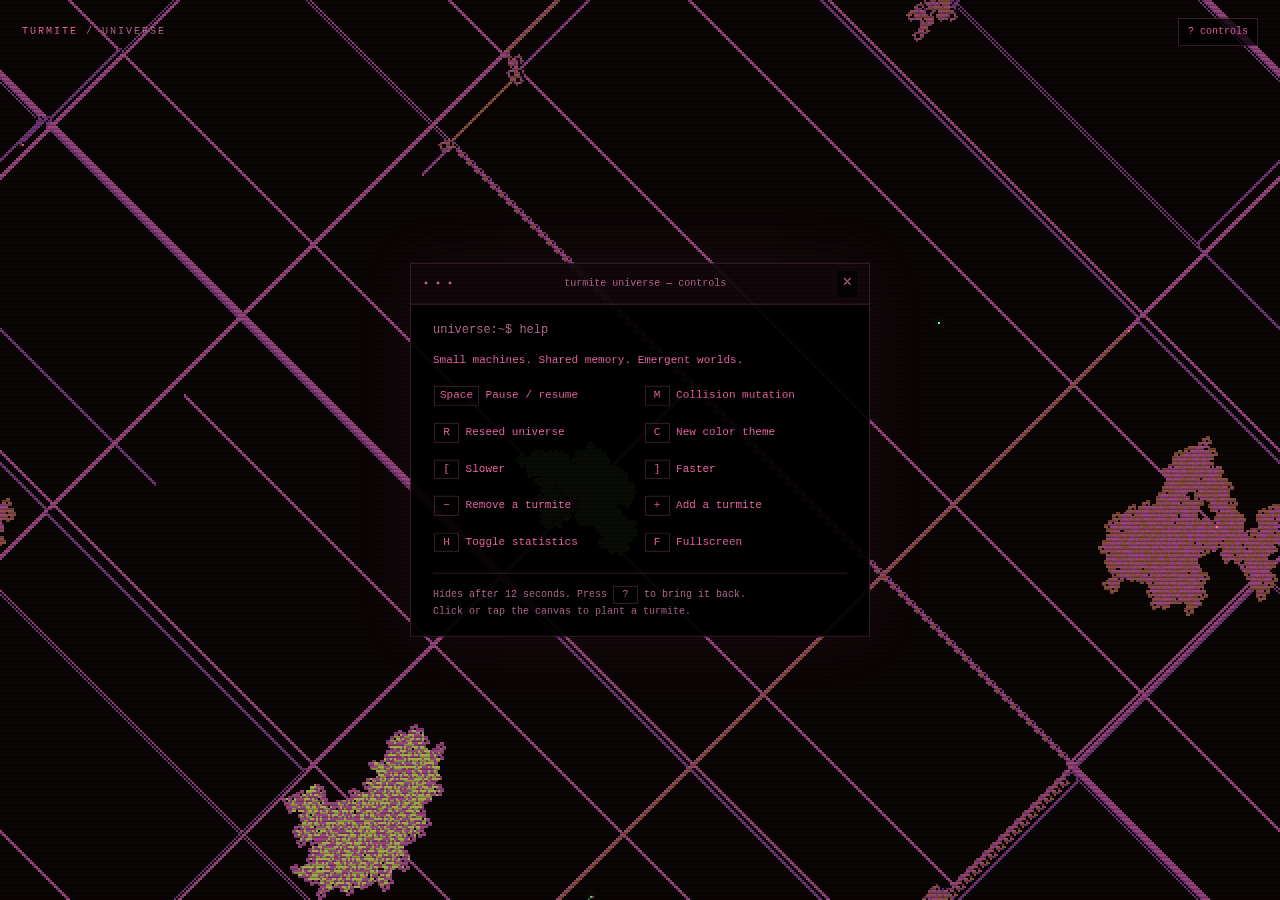
<file: turmite-html/index.html>
<!doctype html>
<html lang="en">
<head>
  <meta charset="utf-8">
  <meta name="viewport" content="width=device-width, initial-scale=1">
  <meta name="theme-color" content="#000000">
  <title>Turmite Universe</title>
  <link rel="stylesheet" href="style.css">
  <script defer src="rules.js"></script>
  <script defer src="universe.js"></script>
  <script defer src="app.js"></script>
</head>
<body>
  <canvas id="universe" aria-label="Animated turmites drawing on a shared, wrapping six-color universe"></canvas>
  <header><span>TURMITE<span class="dim"> / UNIVERSE</span></span><button id="help-toggle" aria-controls="help" aria-expanded="true">? controls</button></header>
  <section id="help" aria-label="Universe controls">
    <div class="bar"><span>▪ ▪ ▪</span><span>turmite universe — controls</span><button id="close-help" aria-label="Hide controls">×</button></div>
    <div class="body">
      <p class="prompt">universe:~$ help</p>
      <p class="intro">Small machines. Shared memory. Emergent worlds.</p>
      <div class="controls">
        <button data-action="pause"><kbd>Space</kbd> Pause / resume</button>
        <button data-action="mutate"><kbd>M</kbd> Collision mutation</button>
        <button data-action="reset"><kbd>R</kbd> Reseed universe</button>
        <button data-action="theme"><kbd>C</kbd> New color theme</button>
        <button data-action="slower"><kbd>[</kbd> Slower</button>
        <button data-action="faster"><kbd>]</kbd> Faster</button>
        <button data-action="remove"><kbd>−</kbd> Remove a turmite</button>
        <button data-action="add"><kbd>+</kbd> Add a turmite</button>
        <button data-action="hud"><kbd>H</kbd> Toggle statistics</button>
        <button data-action="fullscreen"><kbd>F</kbd> Fullscreen</button>
      </div>
      <p class="foot">Hides after 12 seconds. Press <kbd>?</kbd> to bring it back.<br>Click or tap the canvas to plant a turmite.</p>
    </div>
  </section>
  <output id="stats" hidden></output>
  <output id="notice" role="status" aria-live="polite"></output>
  <noscript>This universe needs JavaScript enabled.</noscript>
</body>
</html>
</file>
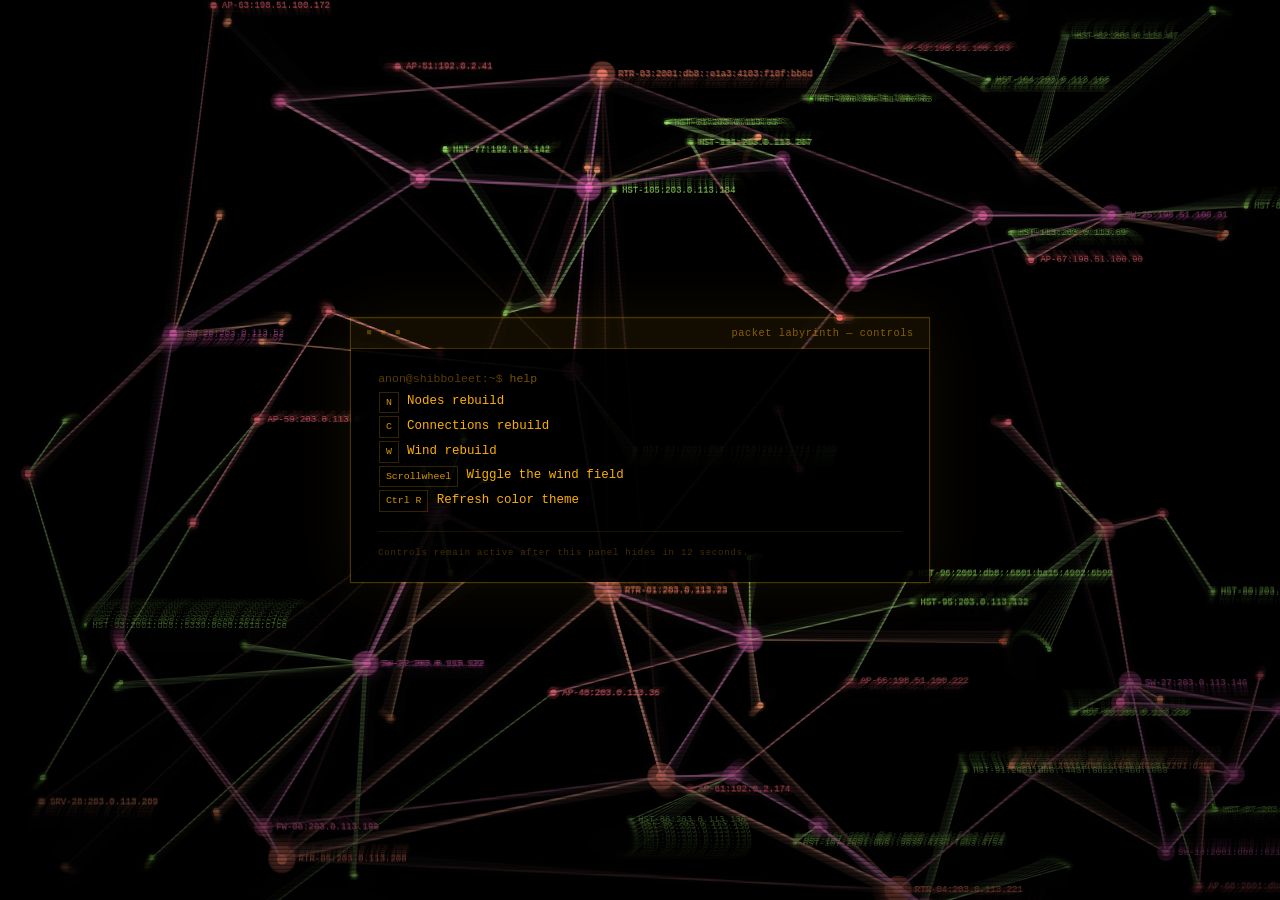
<file: packetLabyrinth.html>
<!DOCTYPE html>
<html lang="en">

<head>
    <meta charset="utf-8">
    <meta name="viewport" content="width=device-width,initial-scale=1">
    <title>Packet Labyrinth | shibboleet.ca</title>
    <link rel="icon"
        href="data:image/svg+xml,<svg xmlns='http://www.w3.org/2000/svg' viewBox='0 0 16 16'><rect fill='%23000' width='16' height='16'/><text x='1' y='13' fill='%23FFB000' font-size='13' font-family='monospace'>$_</text></svg>">
    <style>
        :root {
            --r: 255;
            --g: 176;
            --b: 0;
            --a: var(--r), var(--g), var(--b);
            --c: rgb(var(--a));
            --c8: rgba(var(--a), .8);
            --c5: rgba(var(--a), .5);
            --c3: rgba(var(--a), .3);
            --c2: rgba(var(--a), .2);
            --c1: rgba(var(--a), .1)
        }

        * {
            margin: 0;
            padding: 0;
            box-sizing: border-box
        }

        body {
            background: #000;
            color: var(--c);
            font: 12px/1.6 'Courier New', Courier, monospace;
            overflow: hidden;
            height: 100vh;
            width: 100vw
        }

        canvas {
            position: fixed;
            inset: 0;
            z-index: 1
        }

        /* CRT vignette */
        body::before {
            content: '';
            position: fixed;
            inset: 0;
            background: radial-gradient(ellipse at 50% 38%, transparent 30%, rgba(0, 0, 0, .72) 100%);
            z-index: 2;
            pointer-events: none
        }

        /* Scanlines */
        body::after {
            content: '';
            position: fixed;
            inset: 0;
            background: repeating-linear-gradient(0deg, transparent, transparent 2px, rgba(0, 0, 0, .45) 2px, rgba(0, 0, 0, .045) 4px);
            z-index: 3;
            pointer-events: none
        }

        /* Layout */
        #ui {
            position: fixed;
            inset: 0;
            display: flex;
            align-items: center;
            justify-content: center;
            z-index: 10;
            padding: 1rem
        }

        /* Terminal window */
        .win {
            width: min(580px, 96vw);
            border: 1px solid var(--c3);
            box-shadow: 0 0 60px rgba(var(--a), .08), 0 0 0 1px rgba(var(--a), .04), inset 0 1px 0 rgba(var(--a), .06)
        }

        .bar {
            display: flex;
            justify-content: space-between;
            align-items: center;
            padding: .42rem .95rem;
            border-bottom: 1px solid var(--c2);
            background: rgba(var(--a), .07);
            font-size: .64rem;
            color: var(--c5);
            letter-spacing: .06em;
            user-select: none
        }

        .dots {
            letter-spacing: .22em;
            font-size: .55rem;
            color: var(--c3)
        }

        .bd {
            padding: 1.4rem 1.7rem 1.2rem;
            background: rgba(0, 0, 0, .9)
        }

        /* Content */
        h1 {
            font-size: clamp(1.5rem, 5.5vw, 2.55rem);
            letter-spacing: .38em;
            text-shadow: 0 0 14px var(--c), 0 0 28px rgba(255, 110, 0, .5), 0 0 55px rgba(255, 80, 0, .18);
            margin-bottom: .22rem;
            font-weight: normal;
            line-height: 1
        }

        .sub {
            font-size: .6rem;
            letter-spacing: .42em;
            color: var(--c5);
            margin-bottom: 1.25rem
        }

        .pr {
            font-size: .72rem;
            color: rgba(var(--a), .48);
            margin-bottom: .18rem;
            line-height: 1.4
        }

        .pr::before {
            content: 'anon@shibboleet:~$ ';
            color: rgba(var(--a), .35)
        }

        .out {
            margin: .12rem 0 .85rem;
            font-size: .78rem;
            line-height: 1.8
        }

        .tag {
            border: 1px solid var(--c2);
            padding: .05rem .36rem;
            margin: .1rem .06rem;
            font-size: .62rem;
            display: inline-block;
            color: rgba(var(--a), .84);
            transition: border-color .2s, color .2s
        }

        .tag:hover {
            border-color: var(--c5);
            color: var(--c)
        }

        .dim {
            color: var(--c5)
        }

        /* Split-flap/LFSR decode in progress -- dimmer/desaturated than
           resolved text; #mailReveal drops this class the instant it locks in. */
        #mailReveal.decoding {
            color: var(--c3)
        }

        a {
            color: rgba(var(--a), .9);
            text-decoration: none
        }

        a:hover {
            text-shadow: 0 0 8px var(--c);
            color: var(--c)
        }

        .foot {
            margin-top: 1.1rem;
            padding-top: .8rem;
            border-top: 1px solid rgba(var(--a), .1);
            font-size: .56rem;
            color: rgba(var(--a), .26);
            letter-spacing: .09em;
            line-height: 2
        }

        /* Blinking cursor */
        @keyframes blink {
            50% {
                opacity: 0
            }
        }

        .cur {
            display: inline-block;
            animation: blink 1.08s step-end infinite
        }

        /* Responsive tightening */
        @media(max-width:480px) {
            .bd {
                padding: 1rem 1.1rem .9rem
            }

            .bar {
                padding: .35rem .7rem
            }
        }
    </style>
</head>

<body>
    <canvas id="c"></canvas>
    <div id="ui">
        <div class="win">
            <div class="bar">
                <span class="dots">■ ■ ■</span>
                <span>packet labyrinth &mdash; controls</span>
            </div>
            <div class="bd">
                <div class="pr">help</div>
                <div class="out">
                    <span class="tag">N</span> Nodes rebuild<br>
                    <span class="tag">C</span> Connections rebuild<br>
                    <span class="tag">W</span> Wind rebuild<br>
                    <span class="tag">Scrollwheel</span> Wiggle the wind field<br>
                    <span class="tag">Ctrl R</span> Refresh color theme<br>
                </div>
                <div class="foot">Controls remain active after this panel hides in 12 seconds.</div>
            </div>
        </div>
    </div>
</body>
<script>
    // ── Uptime ────────────────────────────────────────────────
    // ── Canvas ────────────────────────────────────────────────
    const cv = document.getElementById('c'), cx = cv.getContext('2d');
    let W, H;
    const rsz = () => { W = cv.width = innerWidth; H = cv.height = innerHeight };
    rsz(); addEventListener('resize', rsz);

    // ── Util ──────────────────────────────────────────────────
    const R = n => Math.random() * n | 0;
    const h4 = () => R(65536).toString(16).padStart(4, '0');
    const h2 = n => n.toString(16).padStart(2, '0');
    const ip4 = () => { // IP address builder from TEST-NET ranges in RFC5737
        const t = R(3);
        return t < 1 ? `203.0.113.${R(253) + 1}` :
            t < 2 ? `198.51.100.${R(253) + 1}` :
                `192.0.2.${R(253) + 1}`
    };
    const ip6 = () => `2001:db8::${h4()}:${h4()}:${h4()}:${h4()}`;
    const mac = () => [0, 0, 0, 0, 0, 0].map(() => h2(R(256))).join(':');
    const radiusPort = () => R(64511) + 1024;
    const timeStamp = () => { const d = new Date(), p = n => String(n).padStart(2, '0'); return `${p(d.getHours())}:${p(d.getMinutes())}:${p(d.getSeconds())}.${String(R(1e6)).padStart(6, '0')}` };

    // ── Node types & hierarchy ──────────────────────────────────
    const NODE_TYPES = ['RTR', 'FW', 'SW', 'SRV', 'AP', 'HST']; // also the connection build order
    // How many of each node type to spawn, random between the range.
    const COUNT_RANGE = { RTR: [5, 11], FW: [7, 11], SW: [11, 17], SRV: [11, 23], AP: [19, 31], HST: [19, 43] };
    // How many uplinks each node type tries to draw (downlinks are implicit, since the child node owns the edge).
    const LINKS_NEEDED = { RTR: 4, FW: 2, SW: 2, SRV: 1, AP: 1, HST: 1 };
    // Connector rules by node type - the pool of eligible upstream nodes that a given node can connect to. 
    const CAND_TYPES = { RTR: ['RTR'], FW: ['RTR', 'FW'], SW: ['FW', 'RTR', 'SW'], SRV: ['SW'], AP: ['SW', 'AP'], HST: ['AP', 'SW'] };
    // Tether multiplier x wind-grid cell width = how far a node's leash lets it stray from its spawn anchor. 
    const TETHER_MULT = { RTR: .3, FW: .3, SW: .3, SRV: .7, AP: .2, HST: 0.6 };
    const NS = { RTR: 5, FW: 4.4, SW: 3.8, SRV: 3, AP: 3, HST: 2.4 }; // dot radius per type
    const randRange = ([lo, hi]) => lo + R(hi - lo + 1);
    // Color theme: base hue for the whole network, 
    // then each type gets a small random offset from that base. .
    const COLOR_THEME = R(360);
    const TYPE_HUE = { 
        RTR: COLOR_THEME-45+R(95), 
         FW: COLOR_THEME-45+R(95), 
         SW: COLOR_THEME-45+R(95), 
        SRV: COLOR_THEME-45+R(95), 
         AP: COLOR_THEME-45+R(95), 
        HST: COLOR_THEME+45+R(95)
     };
    const NODE_SAT = 95, NODE_LIGHT = 70;
    const LINE_SAT = 38, LINE_LIGHT = 60;
    // Only the alpha varies frame-to-frame (pulse/distance-based) -- the
    // hue/sat/light portion is fixed per type, so build that part once instead
    // of re-running a template literal for every node and every edge, every
    // frame. nodeColor/lineColor then just concatenate the alpha onto a
    // pre-built string.
    const NODE_COLOR_PREFIX = {}, LINE_COLOR_PREFIX = {};
    for (const t of NODE_TYPES) {
        NODE_COLOR_PREFIX[t] = `hsla(${TYPE_HUE[t]},${NODE_SAT}%,${NODE_LIGHT}%,`;
        LINE_COLOR_PREFIX[t] = `hsla(${TYPE_HUE[t]},${LINE_SAT}%,${LINE_LIGHT}%,`;
    }
    const nodeColor = (t, a) => NODE_COLOR_PREFIX[t] + a + ')';
    const lineColor = (t, a) => LINE_COLOR_PREFIX[t] + a + ')';

    // ── Wind field: coarse Perlin-noise vectors, sampled at a moment `windT` ──
    // Own permutation-table Perlin implementation (Ken Perlin's "improved
    // noise" reference algorithm) -- no external noise library, keeps the page
    // a single dependency-free file.
    function buildPermutation() {
        const p = new Uint8Array(256);
        for (let i = 0; i < 256; i++)p[i] = i;
        for (let i = 255; i > 0; i--) { const j = R(i + 1), tmp = p[i]; p[i] = p[j]; p[j] = tmp; }
        const perm = new Uint8Array(512);
        for (let i = 0; i < 512; i++)perm[i] = p[i & 255];
        return perm;
    }
    let perm = buildPermutation();
    const fade = t => t * t * t * (t * (t * 6 - 15) + 10);
    const lerp = (t, a, b) => a + t * (b - a);
    const grad = (hash, x, y, z) => {
        const h = hash & 15, u = h < 8 ? x : y, v = h < 4 ? y : (h === 12 || h === 14 ? x : z);
        return ((h & 1) === 0 ? u : -u) + ((h & 2) === 0 ? v : -v);
    };
    function noise3(x, y, z) {
        const X = Math.floor(x) & 255, Y = Math.floor(y) & 255, Z = Math.floor(z) & 255;
        x -= Math.floor(x); y -= Math.floor(y); z -= Math.floor(z);
        const u = fade(x), v = fade(y), w = fade(z);
        const A = perm[X] + Y, AA = perm[A] + Z, AB = perm[A + 1] + Z, B = perm[X + 1] + Y, BA = perm[B] + Z, BB = perm[B + 1] + Z;
        return lerp(w,
            lerp(v, lerp(u, grad(perm[AA], x, y, z), grad(perm[BA], x - 1, y, z)),
                lerp(u, grad(perm[AB], x, y - 1, z), grad(perm[BB], x - 1, y - 1, z))),
            lerp(v, lerp(u, grad(perm[AA + 1], x, y, z - 1), grad(perm[BA + 1], x - 1, y, z - 1)),
                lerp(u, grad(perm[AB + 1], x, y - 1, z - 1), grad(perm[BB + 1], x - 1, y - 1, z - 1))));
    }

    const GRID_COLS = 50; // "hundreds, not thousands" of cells -- coarse on purpose
    let GRID_ROWS, windGrid = null, windT = Math.random() * 1000;
    const WIND_T_STEP = .15, WIND_NOISE_SCALE = .35, WIND_DIR_Y_OFFSET = 500, WIND_MAG_OFFSET = 1000, MAX_WIND_MAG = 1;
    function buildWindGrid() {
        GRID_ROWS = Math.max(2, Math.round(GRID_COLS * (H / W)));
        // Grid dimensions never change after the first call (nothing rebuilds
        // them on resize), so this allocation branch only ever really runs
        // once. Every subsequent W-press/scroll-tick reuses the same row
        // arrays and cell objects and just overwrites vx/vy on them below --
        // no repeated alloc/GC churn for what is otherwise the single most
        // frequent trigger in the app (mousewheel).
        if (!windGrid || windGrid.length !== GRID_ROWS + 1 || windGrid[0].length !== GRID_COLS + 1) {
            windGrid = [];
            for (let j = 0; j <= GRID_ROWS; j++) {
                const row = [];
                for (let i = 0; i <= GRID_COLS; i++)row.push({ vx: 0, vy: 0 });
                windGrid.push(row);
            }
        }
        for (let j = 0; j <= GRID_ROWS; j++) {
            for (let i = 0; i <= GRID_COLS; i++) {
                const nx = i * WIND_NOISE_SCALE, ny = j * WIND_NOISE_SCALE;
                // Direction: two independent noise samples used as raw x/y
                // components, then normalized -- NOT a single noise value mapped
                // linearly to an angle. Noise hovers near its mean (0) far more
                // than it swings to +-1, so angle=(noise+1)*PI clusters tightly
                // around PI radians (due left in canvas coords) and rarely reaches
                // 0/2PI (right) -- that's what was producing the "always blows
                // left" bias. Two independent components + normalize has no
                // preferred compass direction.
                let dx = noise3(nx, ny, windT);
                let dy = noise3(nx + WIND_DIR_Y_OFFSET, ny + WIND_DIR_Y_OFFSET, windT);
                const dlen = Math.hypot(dx, dy) || 1;
                dx /= dlen; dy /= dlen;
                // Magnitude: independent sample again, own offset, same windT so it
                // steps together with direction.
                const mag = (noise3(nx + WIND_MAG_OFFSET, ny + WIND_MAG_OFFSET, windT) + 1) / 2 * MAX_WIND_MAG;
                const cell = windGrid[j][i];
                cell.vx = dx * mag; cell.vy = dy * mag;
            }
        }
    }
    // sampleWind is called once per node per frame while physics is active
    // (up to ~130x/frame at 60fps). It used to return a fresh {vx,vy} object
    // literal every call -- pure GC churn, since the caller (applyForces)
    // only ever reads it immediately and never holds onto it. Reused here
    // instead; safe because nothing keeps more than one sample alive at once.
    const _windSample = { vx: 0, vy: 0 };
    function sampleWind(x, y) {
        const gx = (x / W) * GRID_COLS, gy = (y / H) * GRID_ROWS;
        const i0 = Math.max(0, Math.min(GRID_COLS - 1, Math.floor(gx)));
        const j0 = Math.max(0, Math.min(GRID_ROWS - 1, Math.floor(gy)));
        const tx = gx - i0, ty = gy - j0, i1 = i0 + 1, j1 = j0 + 1;
        const c00 = windGrid[j0][i0], c10 = windGrid[j0][i1], c01 = windGrid[j1][i0], c11 = windGrid[j1][i1];
        _windSample.vx = lerp(ty, lerp(tx, c00.vx, c10.vx), lerp(tx, c01.vx, c11.vx));
        _windSample.vy = lerp(ty, lerp(tx, c00.vy, c10.vy), lerp(tx, c01.vy, c11.vy));
        return _windSample;
    }

    // ── Nodes ─────────────────────────────────────────────────
    // What fraction of nodes carry a visible id:ip label -- decided once at
    // spawn per node (not re-rolled per frame). LABEL_WEIGHT is a per-type
    // multiplier on LABEL_FRACTION, currently all equal at 1 -- bump a type's
    // weight later to bias which tiers get labeled more/less without
    // touching the base fraction. Clamped to 1 so a weight >1/LABEL_FRACTION
    // just means "always label this type" rather than overflowing.
    const LABEL_FRACTION = .35;
    const LABEL_WEIGHT = { RTR: 2.5, FW: 0.8, SW: 1, SRV: 0.3, AP: 0.8, HST: 1.5 };

    function makeNode(t, idx) {
        const x = Math.random() * W, y = Math.random() * H;
        const id = `${t}-${String(idx + 1).padStart(2, '0')}`;
        const ip = Math.random() < .18 ? ip6() : ip4();
        const hasLabel = Math.random() < Math.min(1, LABEL_FRACTION * LABEL_WEIGHT[t]); // rolled first --
        // the concatenation below only fires for the fraction that actually needs it
        return {
            t, id, x, y, anchorX: x, anchorY: y, vx: 0, vy: 0,
            tetherLength: TETHER_MULT[t] * (W / GRID_COLS),
            upstream: [], downstream: [], degree: 0,
            sz: NS[t], ph: Math.random() * 6.2832,
            ip, ll: ip6(), mac: mac(), // for packet-capture flavor text
            hasLabel,
            label: hasLabel ? `${id}:${ip}` : null
        };
    }
    let nd = [];
    let particleGeneratingNodes = []; // cached node subset -- particle spawn points; rebuilt only when nd changes
    function generateNodes() {
        nd = [];
        let idx = 0;
        for (const t of NODE_TYPES) {
            const count = randRange(COUNT_RANGE[t]);
            for (let k = 0; k < count; k++)nd.push(makeNode(t, idx++));
        }
        particleGeneratingNodes = nd.filter(n => n.t === 'HST' || n.t === 'SRV'); // only these types spawn particles
    }

    // ── connectNearest(): pool = 3 nearest eligible candidates, draw up to
    // `k` picks from that fixed pool without replacement, weighted toward the
    // nearer ones. Never reaches past the 3 nearest even if k picks can't all
    // be filled (see spec §4).
    const dist = (a, b) => Math.hypot(a.x - b.x, a.y - b.y);
    function connectNode(node) {
        const types = CAND_TYPES[node.t];
        const withDist = [];
        for (const o of nd) { if (o !== node && types.includes(o.t)) withDist.push({ o, d: dist(node, o) }); } // O(N) scan to find all eligible candidates
        if (!withDist.length) return;
        withDist.sort((a, b) => a.d - b.d);
        const remaining = withDist.slice(0, 3);
        const need = LINKS_NEEDED[node.t];
        for (let n = 0; n < need && remaining.length; n++) {
            let totalW = 0;
            const weights = remaining.map(r => { const w = 1 / Math.max(r.d, 1); totalW += w; return w; }); // weight = 1/d, clamped to avoid divide-by-zero
            let roll = Math.random() * totalW, pick = 0;
            for (; pick < weights.length - 1; pick++) {
                roll -= weights[pick];
                if (roll <= 0)
                    break;
            } // pick is now the index of the chosen candidate
            const chosen = remaining[pick].o;
            node.upstream.push(chosen); chosen.downstream.push(node);
            remaining.splice(pick, 1);
        }
    }
    function connectAll() {
        for (const n of nd) { n.upstream = []; n.downstream = []; }
        // Single O(N) pass to bucket by type, instead of nd.filter() once per
        // type (6x nd.filter() = 6 full scans of the whole array to do what one
        // scan can).
        const byType = {};
        for (const t of NODE_TYPES) byType[t] = [];
        for (const n of nd) byType[n.t].push(n);
        for (const t of NODE_TYPES) { // RTR -> FW -> SW -> SRV -> AP -> HST, per spec build order
            const group = byType[t];
            for (let i = group.length - 1; i > 0; i--) { const j = R(i + 1);[group[i], group[j]] = [group[j], group[i]]; } // shuffle
            for (const n of group) connectNode(n);
        }
        for (const n of nd) n.degree = n.upstream.length + n.downstream.length;
    }

    // ── Physics: wind + attraction + tether spring-back, while the
    // PHYSICS_DURATION window is active. Tunable constants up top for easy
    // adjustment.
    const K_ATTRACT = 100, MIN_ATTRACT_D = 200; // attraction: K/d^2, clamped near d=0
    const K_TETHER = .16;                   // spring constant past tetherLength
    const K_WIND = 2.2;                     // wind force multiplier
    const DAMPING = .95, MAX_SPEED = 4;
    // Steady-state force->velocity ratio implied by the damping recurrence above
    // (v_ss = f*DAMPING/(1-DAMPING) for a constant force f) -- reused below by
    // the particle steering system so it converges to a chosen cruise speed
    // without introducing a second set of tuning constants.
    const DAMPING_SS = DAMPING / (1 - DAMPING);

    // Node-felt wind decay: the wind force nodes themselves feel dies off to 0
    // within the first WIND_FELT_DECAY_FRAC of PHYSICS_DURATION, so the layout
    // settles under attraction/tether alone for the remainder of the window.
    // Cubic ease-out (1-t)^3: falls off hardest right away rather than
    // lingering, and hits exactly 0 at the cutoff instead of asymptoting.
    const WIND_FELT_DECAY_FRAC = .10;
    let physicsStartTime = 0;
    function windFeltFactor(now) {
        const dur = PHYSICS_DURATION * WIND_FELT_DECAY_FRAC;
        const t = (now - physicsStartTime) / dur;
        if (t >= 1) return 0;
        const k = 1 - Math.max(0, t);
        return k * k * k;
    }

    function applyForces(n, windMult) {
        let fx = 0, fy = 0;
        const w = sampleWind(n.x, n.y);
        fx += w.vx * K_WIND * windMult; 
        fy += w.vy * K_WIND * windMult;
        for (const nb of n.upstream) {
            const dx = nb.x - n.x, 
                  dy = nb.y - n.y, 
                   d = Math.max(Math.hypot(dx, dy), MIN_ATTRACT_D);
            const mag = K_ATTRACT / (d * d);
            fx += mag * (dx / d); 
            fy += mag * (dy / d);
        }
        const ax = n.x - n.anchorX, ay = n.y - n.anchorY, ad = Math.hypot(ax, ay);
        if (ad > n.tetherLength) {
            const excess = ad - n.tetherLength;
            fx -= K_TETHER * excess * (ax / ad); 
            fy -= K_TETHER * excess * (ay / ad);
        }
        n.vx = (n.vx + fx) * DAMPING; n.vy = (n.vy + fy) * DAMPING;
        const sp = Math.hypot(n.vx, n.vy);
        if (sp > MAX_SPEED) { 
            n.vx = n.vx / sp * MAX_SPEED; 
            n.vy = n.vy / sp * MAX_SPEED; 
        }
        n.x += n.vx; 
        n.y += n.vy;
    }

    // ── Particles: HST/SRV-spawned motes that ride the wind hierarchy-ward
    // (upstream, towards RTR), then hierarchy-outward (downstream, back
    // towards the edge), then go feral (unconstrained drift) until they burn
    // out. Deliberately its own function rather than reusing applyForces()
    // wholesale -- particles need direction-aware wind reversal and a
    // calibrated per-edge cruise speed that node physics has no concept of --
    // but every constant it leans on (K_WIND, DAMPING, MAX_SPEED, DAMPING_SS,
    // sampleWind, lerp, dist, R) is pulled straight from the systems above.
    const PARTICLE_CAPACITY = 2000;          // token-bucket capacity == hard cap on live particles
    const PARTICLE_SAT = 90, PARTICLE_LIGHT = 50; // brighter/more saturated than node dots -- "bright HST" theme
    const PARTICLE_RADIUS = 1.6;
    const PARTICLE_EDGE_DIST_SHORT = 40;     // px, guess at a "short hop" connection length
    const PARTICLE_EDGE_DIST_LONG = 500;     // px, mirrors VISUAL_MAX_DIST's far-distance reference
    const EDGE_TIME_MIN = .25, EDGE_TIME_MAX = 6; // seconds to traverse a short vs. long connection
    // Wind vs. steering balance while streaming: pullAccel (below) comes out
    // to roughly maxSpeed*9 by construction (see DAMPING_SS), which dwarfs a
    // typical wind contribution (K_WIND * up to MAX_WIND_MAG=1 -- so ~2.2 at
    // most) on every edge length. Particles were basically going dead
    // straight regardless of wind as a result. These two knobs fix that
    // together rather than just cranking wind up in isolation: boost what
    // particles feel from the wind field, and ease off how hard they lock
    // onto the target, so the two forces are actually comparable instead of
    // one totally swamping the other. Net effect is more pronounced on long
    // hops (lower maxSpeed -> lower pullAccel) than short ones, which reads
    // as "short links are snappy, long-haul links wander" -- a nice
    // side effect rather than something explicitly tuned for.
    const PARTICLE_WIND_MULT = 4;    // multiplies K_WIND for particles only, on top of the node wind force
    const PARTICLE_STEER_EASE = .7;  // multiplies pullAccel -- <1 loosens the lock onto the target
    const ASSUME_FPS = 60;                   // frame-rate assumption, matches the rest of the file's per-frame (not per-second) constants
    const REACH_PAD = 7;                     // px beyond a node's own radius that counts as "arrived"

    let particles = [];
    let particleTokens = 0, spawnRate = R(50), spawnRateTimer = 0;

    // Escalates phase forward (never backward) whenever the current node has
    // no list to travel along -- the "upstream[]/downstream[] empty" edge
    // case from spec, folded into one place so both spawn and mid-route
    // transitions go through it.
    function settleParticlePhase(p) {
        if (p.phase === 'up' && !p.currentNode.upstream.length) p.phase = 'down';
        if (p.phase === 'down' && !p.currentNode.downstream.length) p.phase = 'drift';
    }
    // Calibrates cruise speed for the newly-chosen hop so short connections
    // traverse in ~EDGE_TIME_MIN and long ones in ~EDGE_TIME_MAX, then derives
    // the steering accel that converges to that speed under the *existing*
    // DAMPING recurrence (see DAMPING_SS above) -- done once per hop, not
    // per-frame, since CPU is the scarce resource here, not memory.
    function calibrateEdge(p) {
        const d = Math.max(dist(p, p.target), 1);
        const norm = Math.min(1, Math.max(0, (d - PARTICLE_EDGE_DIST_SHORT) / (PARTICLE_EDGE_DIST_LONG - PARTICLE_EDGE_DIST_SHORT)));
        const travelTime = lerp(norm, EDGE_TIME_MIN, EDGE_TIME_MAX);
        p.maxSpeed = (d / travelTime) / ASSUME_FPS;
        p.pullAccel = p.maxSpeed * DAMPING_SS;
    }
    function pickParticleTarget(p) {
        const list = p.phase === 'up' ? p.currentNode.upstream : p.currentNode.downstream;
        p.target = list[R(list.length)];
        calibrateEdge(p);
    }
    function makeParticle() {
        const home = particleGeneratingNodes[R(particleGeneratingNodes.length)];
        const hue = TYPE_HUE[home.t] + (Math.random() - .5) * 30; // home node hue, splattered and shifted for variety
        const p = {
            x: home.x, y: home.y, vx: 0, vy: 0,
            age: 0, maxLifeTime: (60 + Math.random() * 120) * 1000, // 60-180s, decided at spawn
            phase: 'up', currentNode: home, target: null,
            maxSpeed: MAX_SPEED, pullAccel: 0, brightness: 1,
            colorPrefix: `hsla(${hue},${PARTICLE_SAT}%,${PARTICLE_LIGHT}%,`
        };
        // Phase-step fractions of maxLifeTime, noisy around the guiding
        // thresholds (40% / 80% / 98%) but monotonically ordered.
        p.t1 =                      .40 + (Math.random() - .5) * .06;
        p.t2 = Math.max(p.t1 + .12, .80 + (Math.random() - .5) * .08);
        p.t3 = Math.max(p.t2 + .06, .98 + (Math.random() - .5) * .02);
        settleParticlePhase(p);
        if (p.phase === 'up' || p.phase === 'down') pickParticleTarget(p);
        return p;
    }

    // Token bucket: refills at `spawnRate` particles/sec (re-rolled via
    // R(200) roughly once a second for bursty, organic spawn character
    // rather than a metronomic one), capped at PARTICLE_CAPACITY tokens.
    // Live particle count is separately capped at PARTICLE_CAPACITY too, so
    // a long idle stretch banking tokens can't burst past the pool ceiling.
    function spawnParticles(dt) {
        spawnRateTimer += dt;
        if (spawnRateTimer >= 1) { 
            spawnRateTimer -= 1; 
            spawnRate = R(50); 
        }
        particleTokens = Math.min(PARTICLE_CAPACITY, particleTokens + spawnRate * dt);
        while (particleTokens >= 1 && particles.length < PARTICLE_CAPACITY) {
            particleTokens -= 1;
            particles.push(makeParticle());
        }
    }

    // Returns false when the particle has aged out (caller removes it).
    function updateParticle(p, dt) {
        // Lifetime burns faster the faster the particle is currently moving --
        // 1x at rest, up to 3x at its own cruise speed -- so busy motes die
        // young and lazy ones linger, while still bounding out near maxLifeTime
        // at minimum.
        const speed = Math.hypot(p.vx, p.vy);
        const burn = 1 + 2 * Math.min(1, speed / (p.maxSpeed || MAX_SPEED));
        p.age += dt * 1000 * burn;
        const ageFrac = p.age / p.maxLifeTime;
        if (ageFrac >= 1) return false;

        // Time-based phase transitions (the empty-list transitions happen at
        // arrival, below).
        if (p.phase === 'up' && ageFrac >= p.t1) {
            p.phase = 'down'; settleParticlePhase(p);
            if (p.phase === 'up' || p.phase === 'down') pickParticleTarget(p); else p.target = null;
        } else if (p.phase === 'down' && ageFrac >= p.t2) {
            p.phase = 'drift'; p.target = null;
        }
        if (p.phase !== 'dying' && ageFrac >= p.t3) p.phase = 'dying';

        // Movement: streaming phases steer toward target and reverse any wind
        // component that would push the particle backwards; drifting/dying let
        // wind steer freely.
        const w = sampleWind(p.x, p.y);
        let wvx = w.vx, wvy = w.vy, fx = 0, fy = 0;
        if (p.phase === 'up' || p.phase === 'down') {
            const dx = p.target.x - p.x, dy = p.target.y - p.y;
            const d = Math.max(Math.hypot(dx, dy), MIN_ATTRACT_D);
            const dirx = dx / d, diry = dy / d;
            if (wvx * dirx + wvy * diry < 0) {
                 wvx = -wvx; 
                 wvy = -wvy;
                }
                fx += wvx * K_WIND * PARTICLE_WIND_MULT + dirx * p.pullAccel * PARTICLE_STEER_EASE;
                fy += wvy * K_WIND * PARTICLE_WIND_MULT + diry * p.pullAccel * PARTICLE_STEER_EASE;
            } else { // drift/dying
                fx += wvx * K_WIND * PARTICLE_WIND_MULT; fy += wvy * K_WIND * PARTICLE_WIND_MULT;
        }
        p.vx = (p.vx + fx) * DAMPING; p.vy = (p.vy + fy) * DAMPING;
        const sp = Math.hypot(p.vx, p.vy), cap = p.maxSpeed || MAX_SPEED;
        if (sp > cap) { p.vx = p.vx / sp * cap; p.vy = p.vy / sp * cap; }
        p.x += p.vx; p.y += p.vy;

        // Arrival: hop to the next upstream/downstream target, or fall through
        // to drift if the new current node has nowhere left to go.
        if ((p.phase === 'up' || p.phase === 'down') && Math.hypot(p.target.x - p.x, p.target.y - p.y) < p.target.sz + REACH_PAD) {
            p.currentNode = p.target;
            settleParticlePhase(p); // phase may change if the new node has no list to travel along
            if (p.phase === 'up' || p.phase === 'down') pickParticleTarget(p); 
            else p.target = null;
        }

        // Brightness: full while streaming, ages rapidly after drifting.
        if (p.phase === 'up' || p.phase === 'down') p.brightness = 1;
        else if (p.phase === 'drift') {
            p.brightness = 1 - .4 * Math.min(1, (ageFrac - p.t2) / (p.t3 - p.t2));
            p.age *= 1.01; // burn out quickly

        }
        else { //
            const df = Math.min(1, (ageFrac - p.t3) / (1 - p.t3));// 
            p.brightness = .6 * (1 - Math.sqrt(df));
            //p.age += dt * 2000 * burn; // burn faster 

        }

        return true;
    }

    // ── Trigger actions (N / C / W / scroll) ────────────────────
    let physicsEndTime = 0;
    const PHYSICS_DURATION = 60000; // 1 minute, long enough to let the layout settle under attraction/tether alone after the wind dies off
    const restartPhysicsWindow = now => { physicsStartTime = now; physicsEndTime = now + PHYSICS_DURATION; };
    function regenerateAll(now) { generateNodes(); connectAll(); restartPhysicsWindow(now); particles = []; }
    function rebuildConnectionsOnly(now) { connectAll(); restartPhysicsWindow(now); }
    function reseedWindField(now) { perm = buildPermutation(); windT = Math.random() * 1000; buildWindGrid(); restartPhysicsWindow(now); }
    function stepWindField(dir, now) { windT += dir * WIND_T_STEP; buildWindGrid(); restartPhysicsWindow(now); }

    // ── Controls hint: shown once at startup ───────────────────
    function startControlsTimeout() {
        const el = document.getElementById('ui');
        if (!el) return;
        setTimeout(() => { el.style.display = 'none'; }, 12000);
    }

    // ── Initial setup (page load: canvas -> nodes -> connections -> physics) ──
    buildWindGrid();
    generateNodes();
    connectAll();
    restartPhysicsWindow(performance.now());
    startControlsTimeout();

    // ── Main loop ─────────────────────────────────────────────
    let fr = 0;
    const VISUAL_MAX_DIST = 500; // purely for line-opacity falloff, not an eligibility cutoff
    let lastFrameTime = performance.now();
    function loop(now) {
        requestAnimationFrame(loop);
        fr++;

        // dt clamped so a backgrounded-tab resume (or the 5min physics-window
        // gap itself) can't dump a huge jump into the token bucket / particle
        // aging on the next active frame.
        const dt = Math.min((now - lastFrameTime) / 1000, .05);
        lastFrameTime = now;

        // Fade to black (trail persistence)
        cx.fillStyle = 'rgba(0,0,0,.2)';
        cx.fillRect(0, 0, W, H);

        if (now < physicsEndTime) {
            const wf = windFeltFactor(now);
            for (const n of nd)
                applyForces(n, wf);
            spawnParticles(dt);
            for (let i = particles.length - 1; i >= 0; i--) {
                if (!updateParticle(particles[i], dt)) {
                    particles[i] = particles[particles.length - 1];
                    particles.pop();
                }
            }
        } else {
            // reset physics timers to keep it animated
            reseedWindField(now);
            rebuildConnectionsOnly(now);
        }
        // ── Connection lines (each edge lives once, in the child's `upstream`) ──
        // Colored by the origin node (n) -- the line represents n's own uplink --
        // using the same hue as n's dot but desaturated/dimmed (see lineColor).
        for (const n of nd) {
            cx.lineWidth = n.sz * .35 + 0.3; // line width scales with node size -- depends only on n, so set once per node, not once per edge
            for (const nb of n.upstream) {
                const d = dist(n, nb);
                const alpha = Math.max(0, 1 - d / VISUAL_MAX_DIST) * .55 + .05;
                cx.strokeStyle = lineColor(n.t, alpha);
                cx.beginPath(); cx.moveTo(n.x, n.y); cx.lineTo(nb.x, nb.y); cx.stroke();
            }
        }

        // ── Particles: drawn after lines, before nodes, so nodes paint over
        // (visually "absorb") any particle currently sitting at their center ──
        for (const p of particles) {
            cx.fillStyle = p.colorPrefix + Math.max(0, Math.min(1, p.brightness)) + ')';
            cx.beginPath(); cx.arc(p.x, p.y, PARTICLE_RADIUS, 0, 6.2832); cx.fill();
        }

        // ── Nodes: pulsing dot + a glow scaled by neighbor count, both in the
        // node's own type color ──
        cx.font = '9px "Courier New"';
        cx.textBaseline = 'middle';
        for (const n of nd) {
            const pulse = .48 + .38 * Math.sin(fr * .024 + n.ph);
            const deg = Math.min(n.degree, 8); // cap so a heavily-chosen hub doesn't balloon
            const glowR = n.sz + 1.5 + deg * .9;
            cx.fillStyle = nodeColor(n.t, .04 + deg * .018);
            cx.beginPath(); cx.arc(n.x, n.y, glowR, 0, 6.2832); cx.fill();
            cx.fillStyle = nodeColor(n.t, pulse);
            cx.beginPath(); cx.arc(n.x, n.y, n.sz, 0, 6.2832); cx.fill();
            // Label: precomputed `id:ip` string, dim/type-hued, offset past the glow radius.
            // Only drawn for the LABEL_FRACTION subset rolled at spawn -- skip the
            // fillText call entirely for the rest, since that's the expensive part.
            if (n.hasLabel) {
                cx.fillStyle = nodeColor(n.t, .5);
                cx.fillText(n.label, n.x + glowR + 3, n.y);
            }
        }

    }
    requestAnimationFrame(loop);

    // ── Controls: N regenerate nodes, C rebuild connections, W reseed wind,
    // scroll steps wind time -- every one of these restarts the PHYSICS_DURATION window ──
    addEventListener('keydown', e => {
        const k = e.key.toLowerCase(), now = performance.now();
        if (k === 'n') regenerateAll(now);
        else if (k === 'c') rebuildConnectionsOnly(now);
        else if (k === 'w') reseedWindField(now);
    });
    addEventListener('wheel', e => {
        e.preventDefault();
        stepWindField(e.deltaY > 0 ? 1 : -1, performance.now());
    }, { passive: false });

</script>
</body>

</html>
</file>
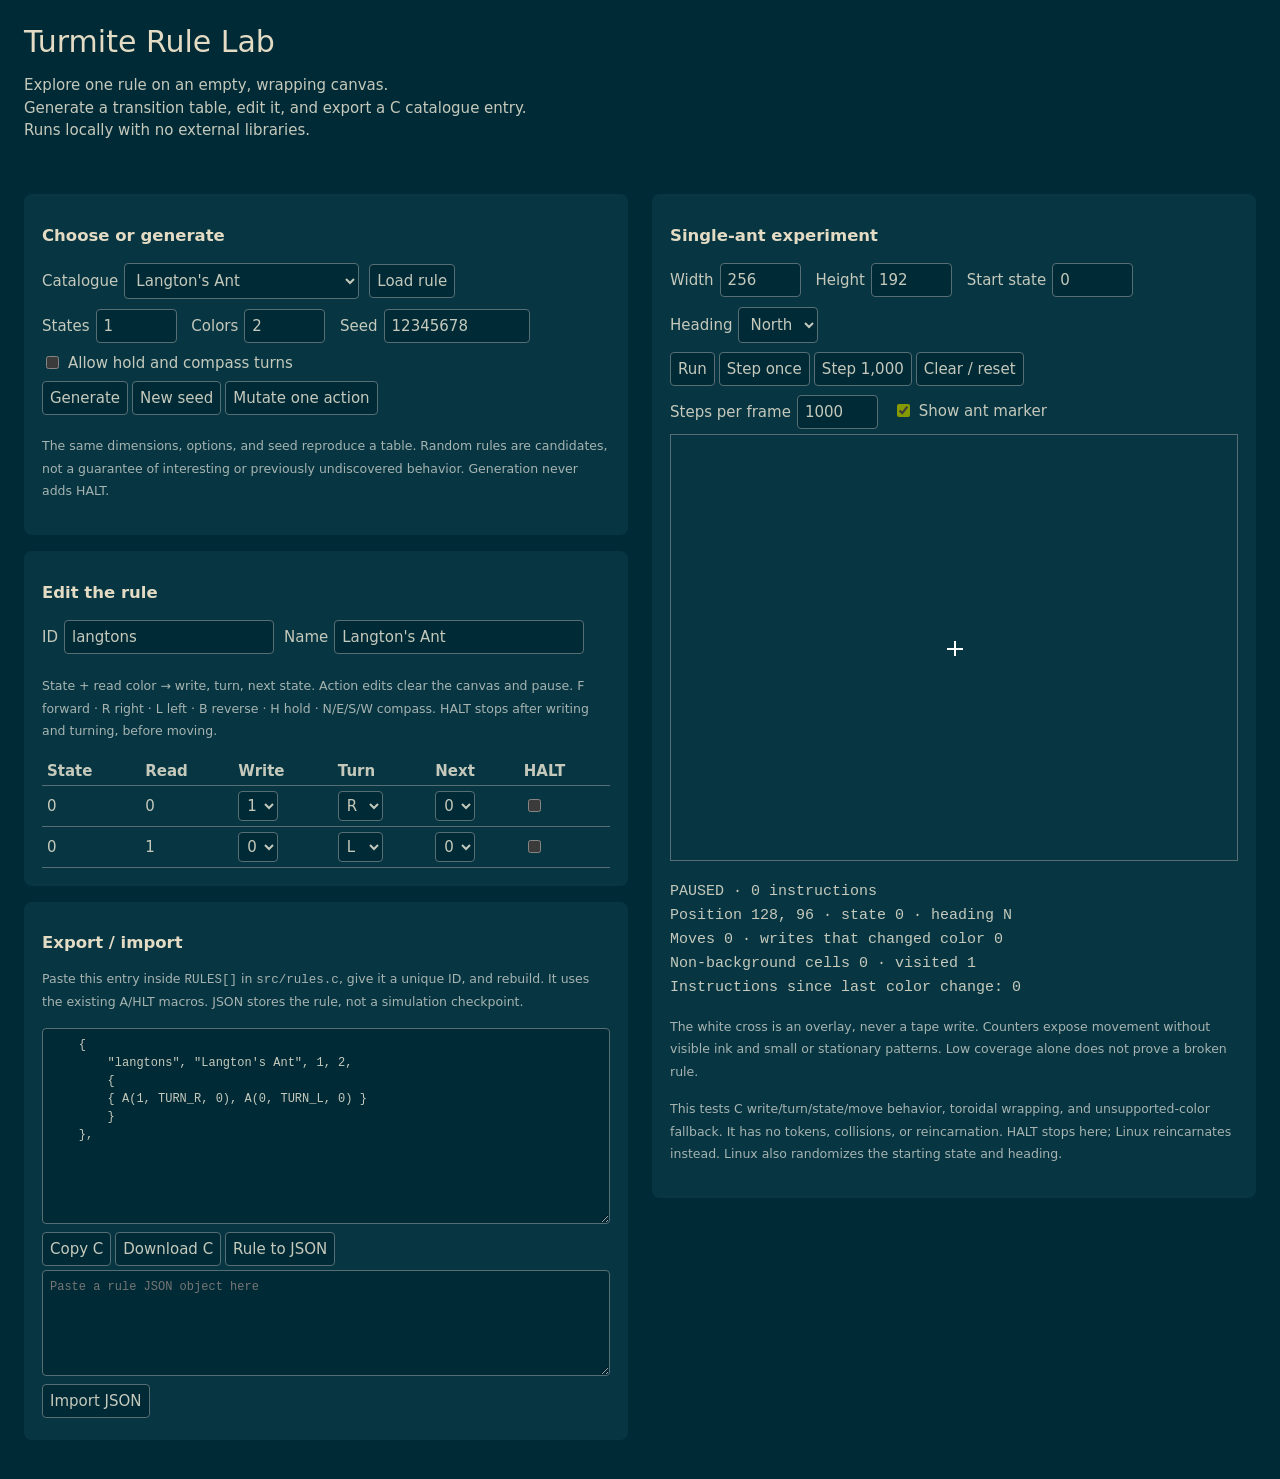
<file: rule-lab.html>
<!doctype html>
<html lang="en">
<meta charset="utf-8">
<meta name="viewport" content="width=device-width, initial-scale=1">
<title>Turmite Rule Lab</title>
<style>
  :root { color-scheme:dark; font:15px system-ui,sans-serif; background:#002b36; color:#c5c9bc }
  body { margin:0 auto; padding:24px; max-width:1500px }
  h1 { margin:0; color:#e3dbc4; font-weight:500 } h2 { font-size:1.1rem; color:#e3dbc4 }
  p { line-height:1.5; max-width:90ch } main { display:grid; grid-template-columns:minmax(320px,1fr) minmax(340px,1fr); gap:24px }
  section { background:#073642; padding:18px; border-radius:8px; margin-bottom:16px }
  label { display:inline-flex; gap:6px; align-items:center; margin:5px 10px 5px 0; flex-wrap:wrap }
  input,select,button,textarea { font:inherit; color:inherit; background:#002b36; border:1px solid #586e75; border-radius:4px; padding:7px }
  input[type=number] { width:65px } button { cursor:pointer; margin:4px 4px 4px 0 } button:hover { border-color:#b58900 }
  :focus-visible { outline:2px solid #b58900; outline-offset:2px } input[type=checkbox] { accent-color:#859900 }
  canvas { width:100%; image-rendering:pixelated; background:#073642; border:1px solid #586e75; box-sizing:border-box }
  textarea { width:100%; box-sizing:border-box; font:12px/1.5 monospace; resize:vertical }
  table { border-collapse:collapse; width:100% } td,th { text-align:left; padding:5px; border-bottom:1px solid #586e75 }
  table select { padding:4px } .scroll { max-height:430px; overflow:auto }
  #status { font-family:monospace; white-space:pre-wrap; line-height:1.6 }
  #message { min-height:1.5em; color:#e5bd66 } small { color:#a6b3b1 }
  @media(max-width:850px) { main { grid-template-columns:1fr } body { padding:12px } }
</style>
<h1>Turmite Rule Lab</h1>
<p>Explore one rule on an empty, wrapping canvas.<br>Generate a transition table, edit it, and export a C catalogue entry.<br>Runs locally with no external libraries.</p>
<p id="message" role="status" aria-live="polite"></p>
<main><div>
<section>
  <h2>Choose or generate</h2>
  <label>Catalogue <select id="preset"></select></label><button id="load">Load rule</button><br>
  <label>States <input id="states" type="number" min="1" max="4" value="2"></label>
  <label>Colors <input id="colors" type="number" min="1" max="6" value="6"></label>
  <label>Seed <input id="seed" value="12345678" size="12"></label>
  <label><input id="extended" type="checkbox">Allow hold and compass turns</label><br>
  <button id="generate">Generate</button><button id="newseed">New seed</button><button id="mutate">Mutate one action</button>
  <p><small>The same dimensions, options, and seed reproduce a table. Random rules are candidates, not a guarantee of interesting or previously undiscovered behavior. Generation never adds HALT.</small></p>
</section>
<section>
  <h2>Edit the rule</h2>
  <label>ID <input id="ruleid" size="20"></label><label>Name <input id="rulename" size="25"></label>
  <p><small>State + read color → write, turn, next state. Action edits clear the canvas and pause. F forward · R right · L left · B reverse · H hold · N/E/S/W compass. HALT stops after writing and turning, before moving.</small></p>
  <div class="scroll"><table><thead><tr><th>State</th><th>Read</th><th>Write</th><th>Turn</th><th>Next</th><th>HALT</th></tr></thead><tbody id="actions"></tbody></table></div>
</section>
<section>
  <h2>Export / import</h2>
  <p><small>Paste this entry inside <code>RULES[]</code> in <code>src/rules.c</code>, give it a unique ID, and rebuild. It uses the existing A/HLT macros. JSON stores the rule, not a simulation checkpoint.</small></p>
  <textarea id="coutput" rows="10" readonly aria-label="C rule initializer"></textarea>
  <button id="copy">Copy C</button><button id="download">Download C</button><button id="jsonexport">Rule to JSON</button>
  <textarea id="json" rows="5" aria-label="Rule JSON" placeholder="Paste a rule JSON object here"></textarea>
  <button id="jsonimport">Import JSON</button>
</section>
</div><div>
<section>
  <h2>Single-ant experiment</h2>
  <label>Width <input id="width" type="number" min="16" max="1024" value="256"></label>
  <label>Height <input id="height" type="number" min="16" max="1024" value="192"></label>
  <label>Start state <input id="startstate" type="number" min="0" max="3" value="0"></label>
  <label>Heading <select id="heading"><option value="0">North</option><option value="1">East</option><option value="2">South</option><option value="3">West</option></select></label>
  <div><button id="run">Run</button><button id="step">Step once</button><button id="batch">Step 1,000</button><button id="reset">Clear / reset</button></div>
  <label>Steps per frame <input id="speed" type="number" min="1" max="100000" value="1000"></label>
  <label><input id="marker" type="checkbox" checked>Show ant marker</label>
  <canvas id="canvas" width="256" height="192" aria-label="Single turmite canvas"></canvas>
  <p id="status" aria-live="off"></p>
  <p><small>The white cross is an overlay, never a tape write. Counters expose movement without visible ink and small or stationary patterns. Low coverage alone does not prove a broken rule.</small></p>
  <p><small>This tests C write/turn/state/move behavior, toroidal wrapping, and unsupported-color fallback. It has no tokens, collisions, or reincarnation. HALT stops here; Linux reincarnates instead. Linux also randomizes the starting state and heading.</small></p>
</section>
</div></main>
<script src="tools/rule-catalog.js"></script>
<script src="tools/rule-engine.js"></script>
<script src="tools/rule-lab.js"></script>
</html>
</file>
<file: turmite-html/style.css>
:root { --hue: 40; --ink: hsl(var(--hue) 95% 70%); --dim: hsl(var(--hue) 38% 60%); --line: hsl(var(--hue) 38% 60% / .28); }
* { box-sizing: border-box; }
body { margin: 0; background: #000; color: var(--ink); font: 12px/1.6 'Courier New', monospace; overflow: hidden; }
canvas { position: fixed; inset: 0; width: 100%; height: 100%; image-rendering: pixelated; }
body::before, body::after { content: ''; position: fixed; inset: 0; pointer-events: none; }
body::before { background: radial-gradient(ellipse at 50% 38%, transparent 30%, #000b 100%); }
body::after { background: repeating-linear-gradient(0deg, transparent, transparent 2px, #0005 2px, #0001 4px); }
header { position: fixed; inset: 18px 22px auto; display: flex; align-items: center; justify-content: space-between; letter-spacing: .2em; font-size: 10px; }
.dim, .prompt, .foot { color: var(--dim); }
button { font: inherit; color: inherit; cursor: pointer; background: #000b; border: 1px solid var(--line); padding: 5px 9px; }
button:hover, button:focus-visible { background: hsl(var(--hue) 38% 20% / .65); border-color: var(--ink); outline: none; }
#help { position: fixed; top: 50%; left: 50%; transform: translate(-50%, -50%); width: min(460px, calc(100vw - 32px)); max-height: calc(100dvh - 100px); overflow: auto; border: 1px solid var(--line); background: #000e; box-shadow: 0 0 60px hsl(var(--hue) 95% 70% / .08); transition: opacity .8s, visibility .8s; }
#help.dismissed { opacity: 0; visibility: hidden; pointer-events: none; }
.bar { display: flex; align-items: center; justify-content: space-between; padding: 7px 12px; border-bottom: 1px solid var(--line); color: var(--dim); font-size: 10px; background: hsl(var(--hue) 95% 70% / .07); }
.bar button { padding: 0 5px; border: 0; font-size: 16px; }
.body { padding: 16px 22px; }
p { margin: 0 0 12px; }
.intro { font-size: 11px; }
.controls { display: grid; grid-template-columns: 1fr 1fr; gap: 7px; }
.controls button { text-align: left; font-size: 11px; border-color: transparent; padding: 4px 0; background: transparent; }
kbd { display: inline-block; font: inherit; border: 1px solid var(--line); padding: 0 5px; min-width: 25px; text-align: center; }
.foot { margin: 16px 0 0; padding-top: 12px; border-top: 1px solid var(--line); font-size: 10px; }
#stats, #notice { position: fixed; bottom: 18px; padding: 6px 10px; background: #000c; font-size: 11px; }
#stats { left: 16px; white-space: pre-line; }
#notice { right: 16px; max-width: calc(100vw - 32px); transition: opacity .4s; opacity: 0; }
#notice.visible { opacity: 1; }
noscript { position: fixed; top: 70px; left: 20px; }
@media (max-width: 400px) { .body { padding: 12px; } .controls { gap: 4px; } header { inset: 12px 16px auto; } }
@media (prefers-reduced-motion: reduce) { #help, #notice { transition: none; } }
</file>
